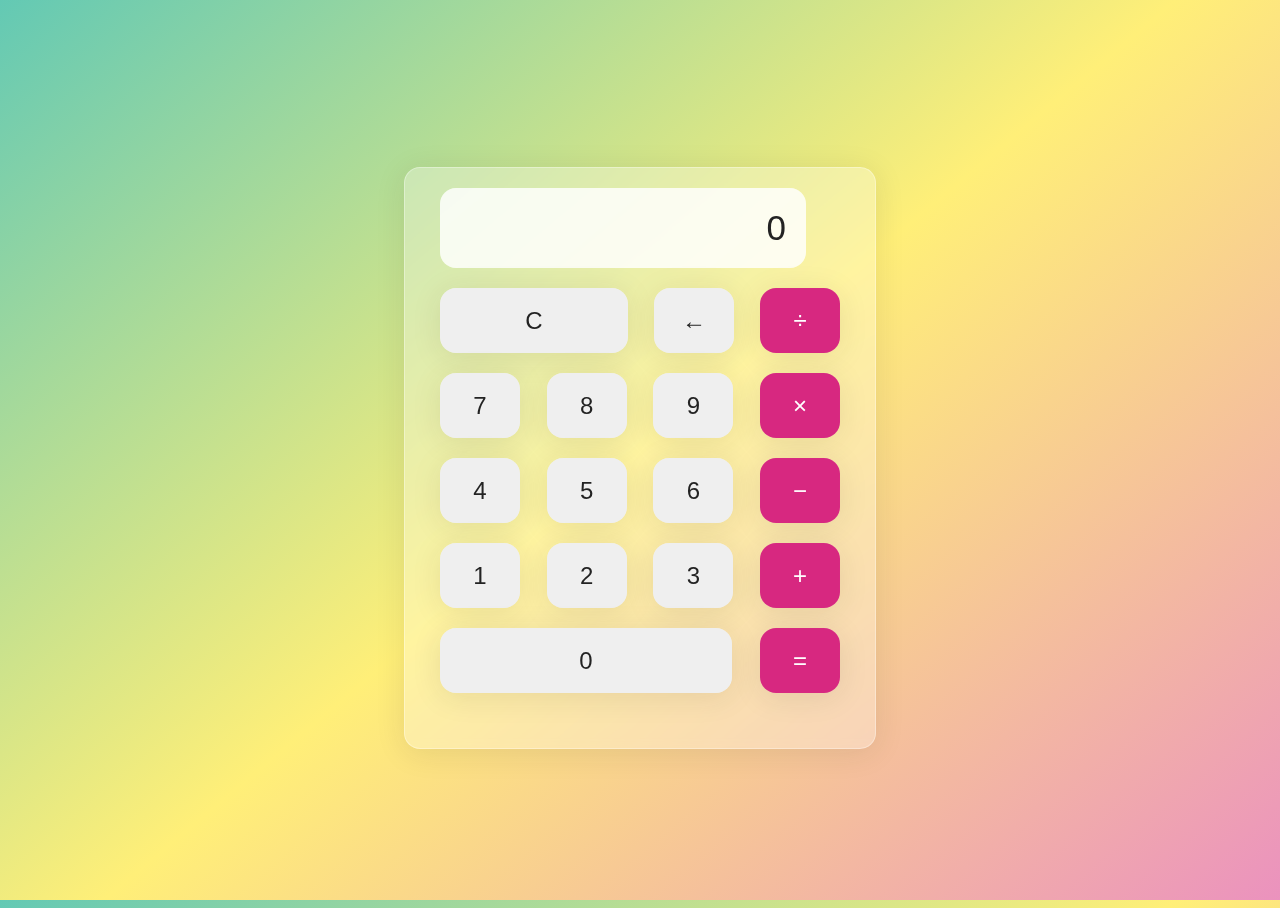
<file: index.html>
<!DOCTYPE html>
<html lang="en">
<head>
    <meta charset="UTF-8">
    <meta http-equiv="X-UA-Compatible" content="IE=edge">
    <meta name="viewport" content="width=device-width, initial-scale=1.0">
    <link rel="stylesheet" href="style.css">
    <title>Calculator</title>
</head>
<body>
    
    <div class="wrapper">
        <section class="screen">
            0
        </section>

        <section class="calc-buttons">
            <div class="calc-button-row">
                <button class="calc-button double">
                    C
                </button>
                <button class="calc-button">
                    &larr;
                </button>
                <button class="calc-button">
                    &divide;
                </button>
            </div>

            <div class="calc-button-row">
                <button class="calc-button">
                    7
                </button>
                <button class="calc-button">
                    8
                </button>
                <button class="calc-button">
                    9
                </button>
                <button class="calc-button">
                    &times;
                </button>
            </div>

            <div class="calc-button-row">
                <button class="calc-button">
                    4
                </button>
                <button class="calc-button">
                    5
                </button>
                <button class="calc-button">
                    6
                </button>
                <button class="calc-button">
                    &minus;
                </button>
            </div>

            <div class="calc-button-row">
                <button class="calc-button">
                    1
                </button>
                <button class="calc-button">
                    2
                </button>
                <button class="calc-button">
                    3
                </button>
                <button class="calc-button">
                    &plus;
                </button>
            </div>

            <div class="calc-button-row">
                <button class="calc-button triple">
                    0
                </button>
                <button class="calc-button">
                    &equals;
                </button>
            </div>
        </section>

        </div>

    <script src="script.js"></script>
</body>
</html>
</file>
<file: style.css>
html{
    box-sizing: border-box;
    height: 100%;
}

*,
*::before
*::after{
    box-sizing: inherit;
    margin: 0;
    padding: 0;
}

body{
    align-items: center;
    background: linear-gradient(320deg, #eb92be,#ffef78,
    #63c9b4);
    display: flex;
    font-family: 'Dosis', sans-serif;
    font-display: swap;
    height: inherit;
    justify-content: center;
}

.wrapper{
    backdrop-filter: blur(5.5px);
    -webkit-backdrop-filter: blur(5.5px);
    border-radius: 16px;
    box-shadow: 0 4px 30px rgba(35, 35, 35, 0.1);
    color: #232323;
    backdrop-filter: blur(4px);
    -webkit-backdrop-filter: blur(4px);
    background: rgba(255, 255, 255, 0.30);
    border: 1px solid rgba(255, 255, 255, 0.34);
    flex-basis: 400px;
    height: 540px;
    padding: 20px 35px;
}

.screen{
    backdrop-filter: blur(5.5px);
    -webkit-backdrop-filter: blur(5.5px);
    background: rgba(255, 255, 255, 0.75);
    border: 1px solid rgba (255, 255, 255, 0.01);
    border-radius: 16px;
    box-shadow: 0 4px 30px rgba(35, 35, 35 0.1);
    color: #232323;
    font-size: 35px;
    overflow: auto;
    padding: 20px;
    text-align: right;
    width: 326px;

}

.calc-button-row{
    display:flex;
    justify-content: space-between;
    margin: 5% 0;
}

.calc-button{
    backdrop-filter: blur(5.5px);
    -webkit-backdrop-filter: blur(5.5px);
    background: rgba(255, 255, 255 0.75);
    border: 1px solid rgba(255, 255, 255, 0.01);
    border-radius: 16px;
    box-shadow: 0 4px 30px rgba(35, 35, 35, 0.1);
    color: #232323;
    flex-basis: 20%;
    font-family: inherit;
    font-size: 24px;
    height: 65px;
}

.calc-button:last-child{
    backdrop-filter: blur(5.5px);
    -webkit-backdrop-filter: blur(5.5px);
    background: rgba(255, 255, 255, 0.75);
    border: 1px solid rgba (255, 255, 255, 0.01);
    border-radius: 16px;
    box-shadow: 0 4px 30px rgba(35, 35, 35 0.1);
    color: #fff;
    background: #d72880;
}

.calc-button:last-child:hover{
    background-color:inherit;
    color: inherit;
}

.calc-button:hover{
    background-color: inherit;
}

.calc-button:active{
    background-color: #ffef78;
}

.double{
    flex-basis: 47%;
}

.triple{
    flex-basis: 73%;
}
</file>
